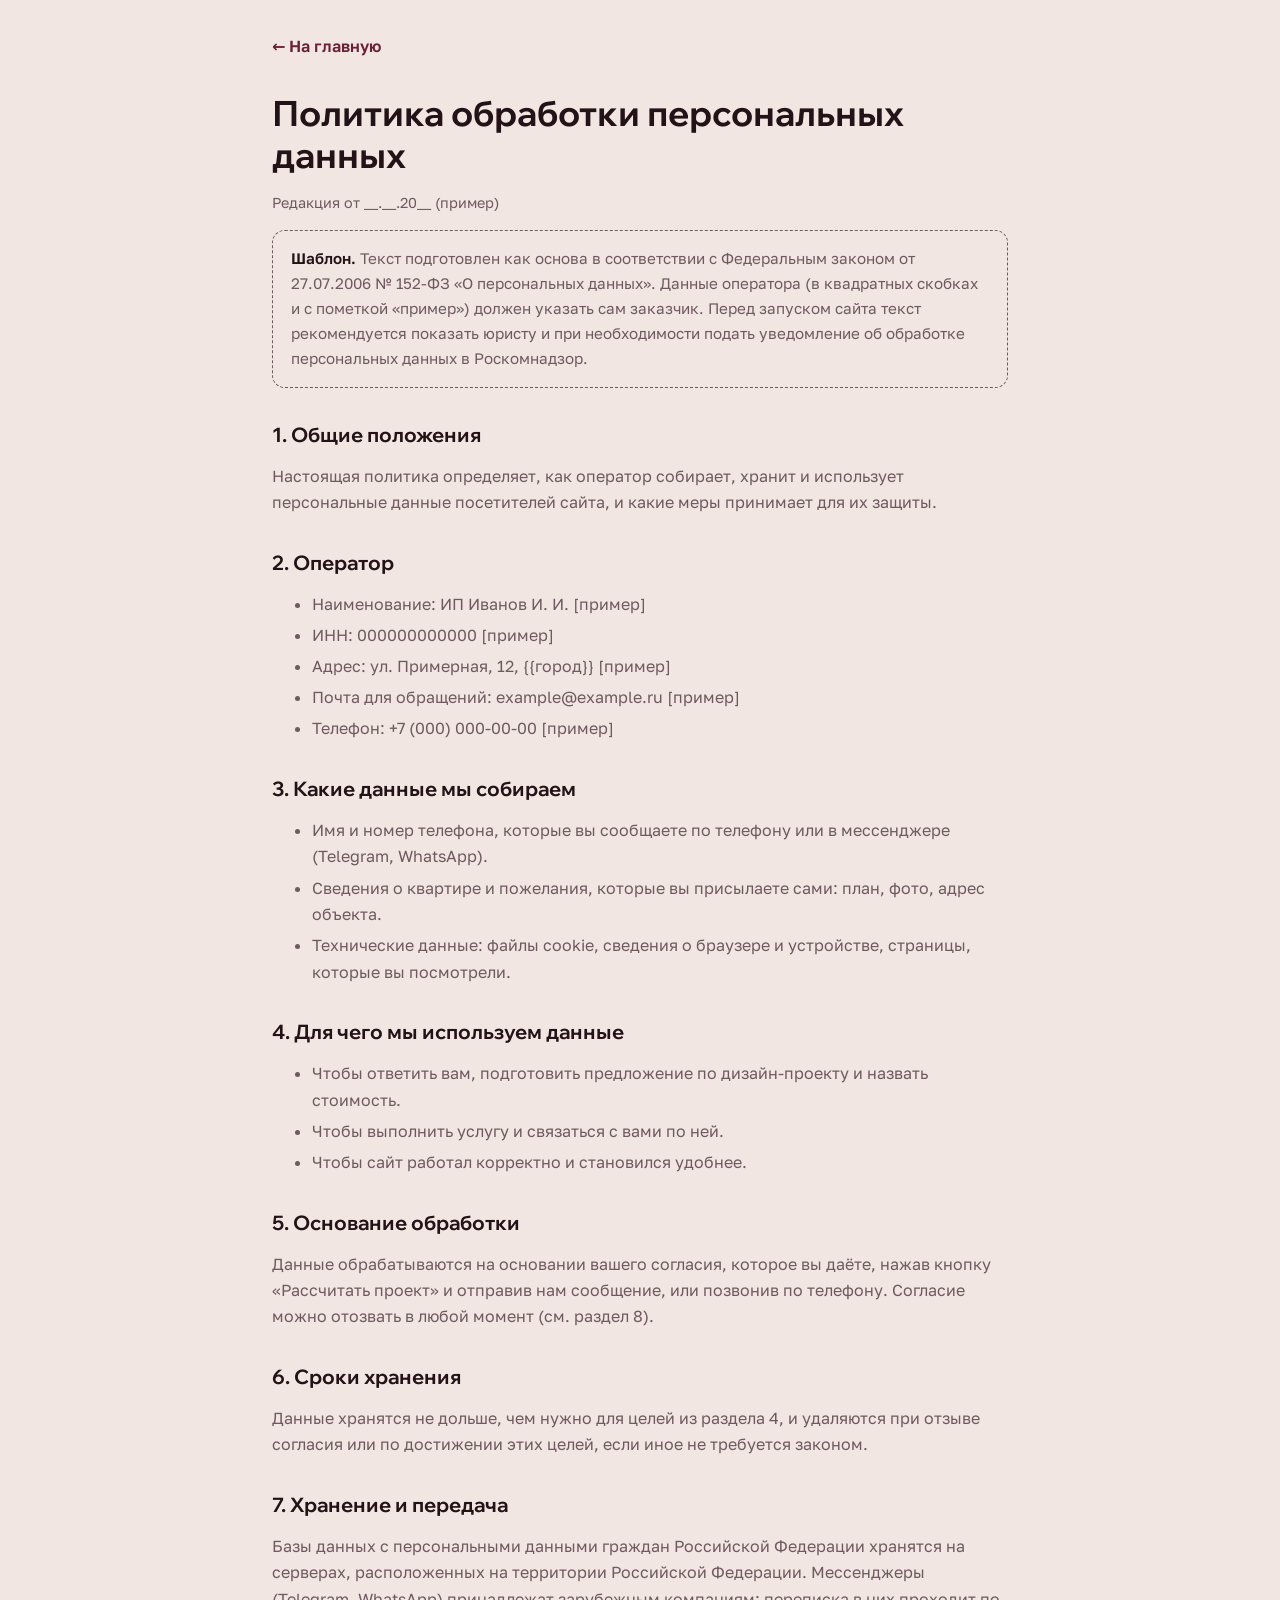
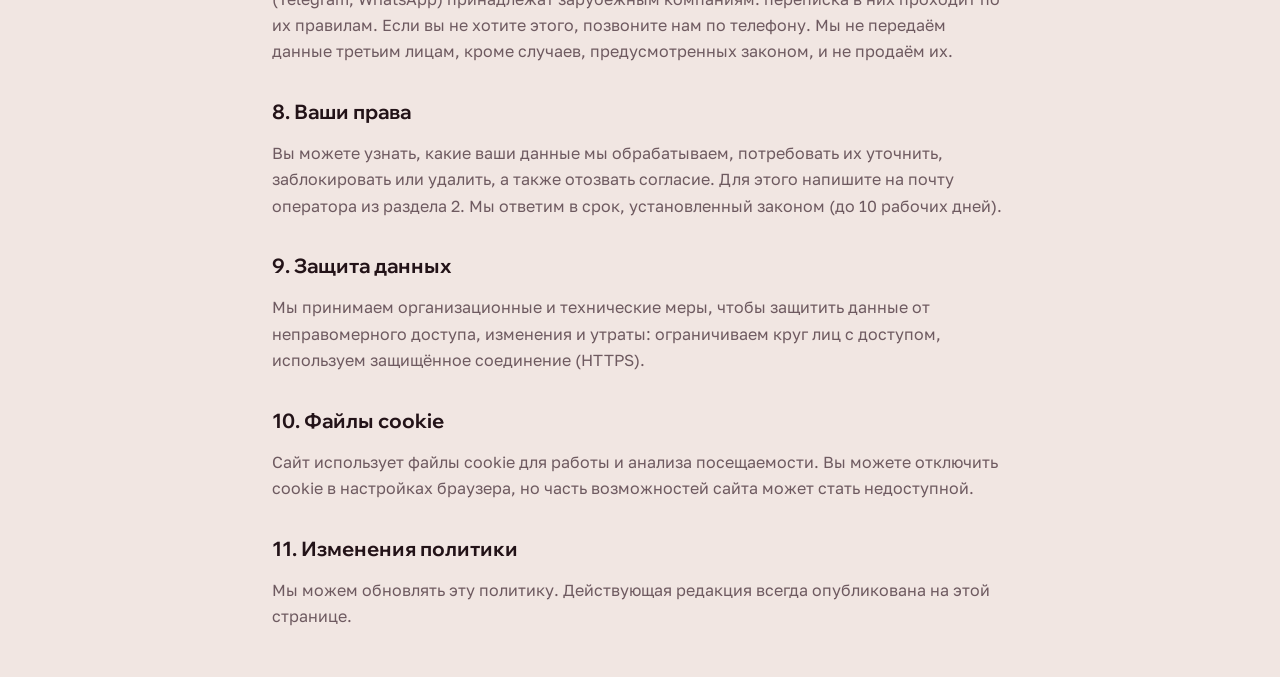
<file: policy.html>
<!doctype html>
<html lang="ru">
<head>
<meta charset="utf-8">
<meta name="viewport" content="width=device-width, initial-scale=1, viewport-fit=cover">
<meta name="robots" content="noindex">
<title>Политика обработки персональных данных · Студия «Контур»</title>
<link rel="stylesheet" href="assets/fonts/fonts.css">
<style>
  :root { --canvas: #f1e6e2; --surface: #fbf6f4; --ink: #231318; --soft: #6e5a60; --accent: #6a2138; }
  * { box-sizing: border-box; }
  html { -webkit-text-size-adjust: 100%; }
  body { margin: 0; background: var(--canvas); color: var(--ink); font: 1rem/1.65 "Golos Text", "Segoe UI", system-ui, sans-serif;
    padding: max(1.5rem, env(safe-area-inset-top)) max(1.25rem, env(safe-area-inset-right)) max(2rem, env(safe-area-inset-bottom)) max(1.25rem, env(safe-area-inset-left)); }
  main { max-width: 46rem; margin: 0 auto; }
  h1, h2 { font-family: "Wix Madefor Display", "Arial Black", system-ui, sans-serif; line-height: 1.2; }
  h1 { font-size: clamp(1.5rem, 5vw, 2.2rem); margin: 1.5rem 0 .5rem; }
  h2 { font-size: clamp(1.05rem, 3vw, 1.25rem); margin: 2.2rem 0 .6rem; }
  p, li { color: var(--soft); } li { margin: .3em 0; }
  b, strong { color: var(--ink); font-weight: 600; }
  a { color: var(--ink); text-underline-offset: .2em; }
  .back { display: inline-flex; align-items: center; min-height: 44px; font-weight: 600; text-decoration: none; color: var(--accent); }
  .note { padding: 1em 1.2em; border: 1px dashed var(--soft); border-radius: .8rem; color: var(--soft); font-size: .95rem; }
  .date { font-size: .9rem; }
</style>
</head>
<body>
<main>
  <a class="back" href="index.html">← На главную</a>
  <h1>Политика обработки персональных данных</h1>
  <p class="date">Редакция от __.__.20__ (пример)</p>
  <p class="note"><b>Шаблон.</b> Текст подготовлен как основа в соответствии с Федеральным законом от 27.07.2006 № 152-ФЗ «О персональных данных». Данные оператора (в квадратных скобках и с пометкой «пример») должен указать сам заказчик. Перед запуском сайта текст рекомендуется показать юристу и при необходимости подать уведомление об обработке персональных данных в Роскомнадзор.</p>

  <h2>1. Общие положения</h2>
  <p>Настоящая политика определяет, как оператор собирает, хранит и использует персональные данные посетителей сайта, и какие меры принимает для их защиты.</p>

  <h2>2. Оператор</h2>
  <ul>
    <li>Наименование: ИП Иванов И. И. [пример]</li>
    <li>ИНН: 000000000000 [пример]</li>
    <li>Адрес: ул. Примерная, 12, {{город}} [пример]</li>
    <li>Почта для обращений: example@example.ru [пример]</li>
    <li>Телефон: +7 (000) 000-00-00 [пример]</li>
  </ul>

  <h2>3. Какие данные мы собираем</h2>
  <ul>
    <li>Имя и номер телефона, которые вы сообщаете по телефону или в мессенджере (Telegram, WhatsApp).</li>
    <li>Сведения о квартире и пожелания, которые вы присылаете сами: план, фото, адрес объекта.</li>
    <li>Технические данные: файлы cookie, сведения о браузере и устройстве, страницы, которые вы посмотрели.</li>
  </ul>

  <h2>4. Для чего мы используем данные</h2>
  <ul>
    <li>Чтобы ответить вам, подготовить предложение по дизайн-проекту и назвать стоимость.</li>
    <li>Чтобы выполнить услугу и связаться с вами по ней.</li>
    <li>Чтобы сайт работал корректно и становился удобнее.</li>
  </ul>

  <h2>5. Основание обработки</h2>
  <p>Данные обрабатываются на основании вашего согласия, которое вы даёте, нажав кнопку «Рассчитать проект» и отправив нам сообщение, или позвонив по телефону. Согласие можно отозвать в любой момент (см. раздел 8).</p>

  <h2>6. Сроки хранения</h2>
  <p>Данные хранятся не дольше, чем нужно для целей из раздела 4, и удаляются при отзыве согласия или по достижении этих целей, если иное не требуется законом.</p>

  <h2>7. Хранение и передача</h2>
  <p>Базы данных с персональными данными граждан Российской Федерации хранятся на серверах, расположенных на территории Российской Федерации. Мессенджеры (Telegram, WhatsApp) принадлежат зарубежным компаниям: переписка в них проходит по их правилам. Если вы не хотите этого, позвоните нам по телефону. Мы не передаём данные третьим лицам, кроме случаев, предусмотренных законом, и не продаём их.</p>

  <h2>8. Ваши права</h2>
  <p>Вы можете узнать, какие ваши данные мы обрабатываем, потребовать их уточнить, заблокировать или удалить, а также отозвать согласие. Для этого напишите на почту оператора из раздела 2. Мы ответим в срок, установленный законом (до 10 рабочих дней).</p>

  <h2>9. Защита данных</h2>
  <p>Мы принимаем организационные и технические меры, чтобы защитить данные от неправомерного доступа, изменения и утраты: ограничиваем круг лиц с доступом, используем защищённое соединение (HTTPS).</p>

  <h2>10. Файлы cookie</h2>
  <p>Сайт использует файлы cookie для работы и анализа посещаемости. Вы можете отключить cookie в настройках браузера, но часть возможностей сайта может стать недоступной.</p>

  <h2>11. Изменения политики</h2>
  <p>Мы можем обновлять эту политику. Действующая редакция всегда опубликована на этой странице.</p>
</main>
</body>
</html>
</file>
<file: assets/fonts/fonts.css>
/* Шрифты локально: переменные woff2 (кириллица + латиница) с Google Fonts, лицензия SIL OFL. В Тильде этот файл не нужен: пара выбирается в настройках сайта. */
@font-face { font-family: "Golos Text"; font-style: normal; font-weight: 400 600; font-display: swap; src: url("golostext-cyrillic.woff2") format("woff2"); unicode-range: U+0301, U+0400-045F, U+0490-0491, U+04B0-04B1, U+2116; }
@font-face { font-family: "Golos Text"; font-style: normal; font-weight: 400 600; font-display: swap; src: url("golostext-latin.woff2") format("woff2"); unicode-range: U+0000-00FF, U+0131, U+0152-0153, U+02BB-02BC, U+02C6, U+02DA, U+02DC, U+0304, U+0308, U+0329, U+2000-206F, U+20AC, U+2122, U+2191, U+2193, U+2212, U+2215, U+FEFF, U+FFFD; }
@font-face { font-family: "Wix Madefor Display"; font-style: normal; font-weight: 600 700; font-display: swap; src: url("wixmadefordisplay-cyrillic.woff2") format("woff2"); unicode-range: U+0301, U+0400-045F, U+0490-0491, U+04B0-04B1, U+2116; }
@font-face { font-family: "Wix Madefor Display"; font-style: normal; font-weight: 600 700; font-display: swap; src: url("wixmadefordisplay-latin.woff2") format("woff2"); unicode-range: U+0000-00FF, U+0131, U+0152-0153, U+02BB-02BC, U+02C6, U+02DA, U+02DC, U+0304, U+0308, U+0329, U+2000-206F, U+20AC, U+2122, U+2191, U+2193, U+2212, U+2215, U+FEFF, U+FFFD; }
</file>
